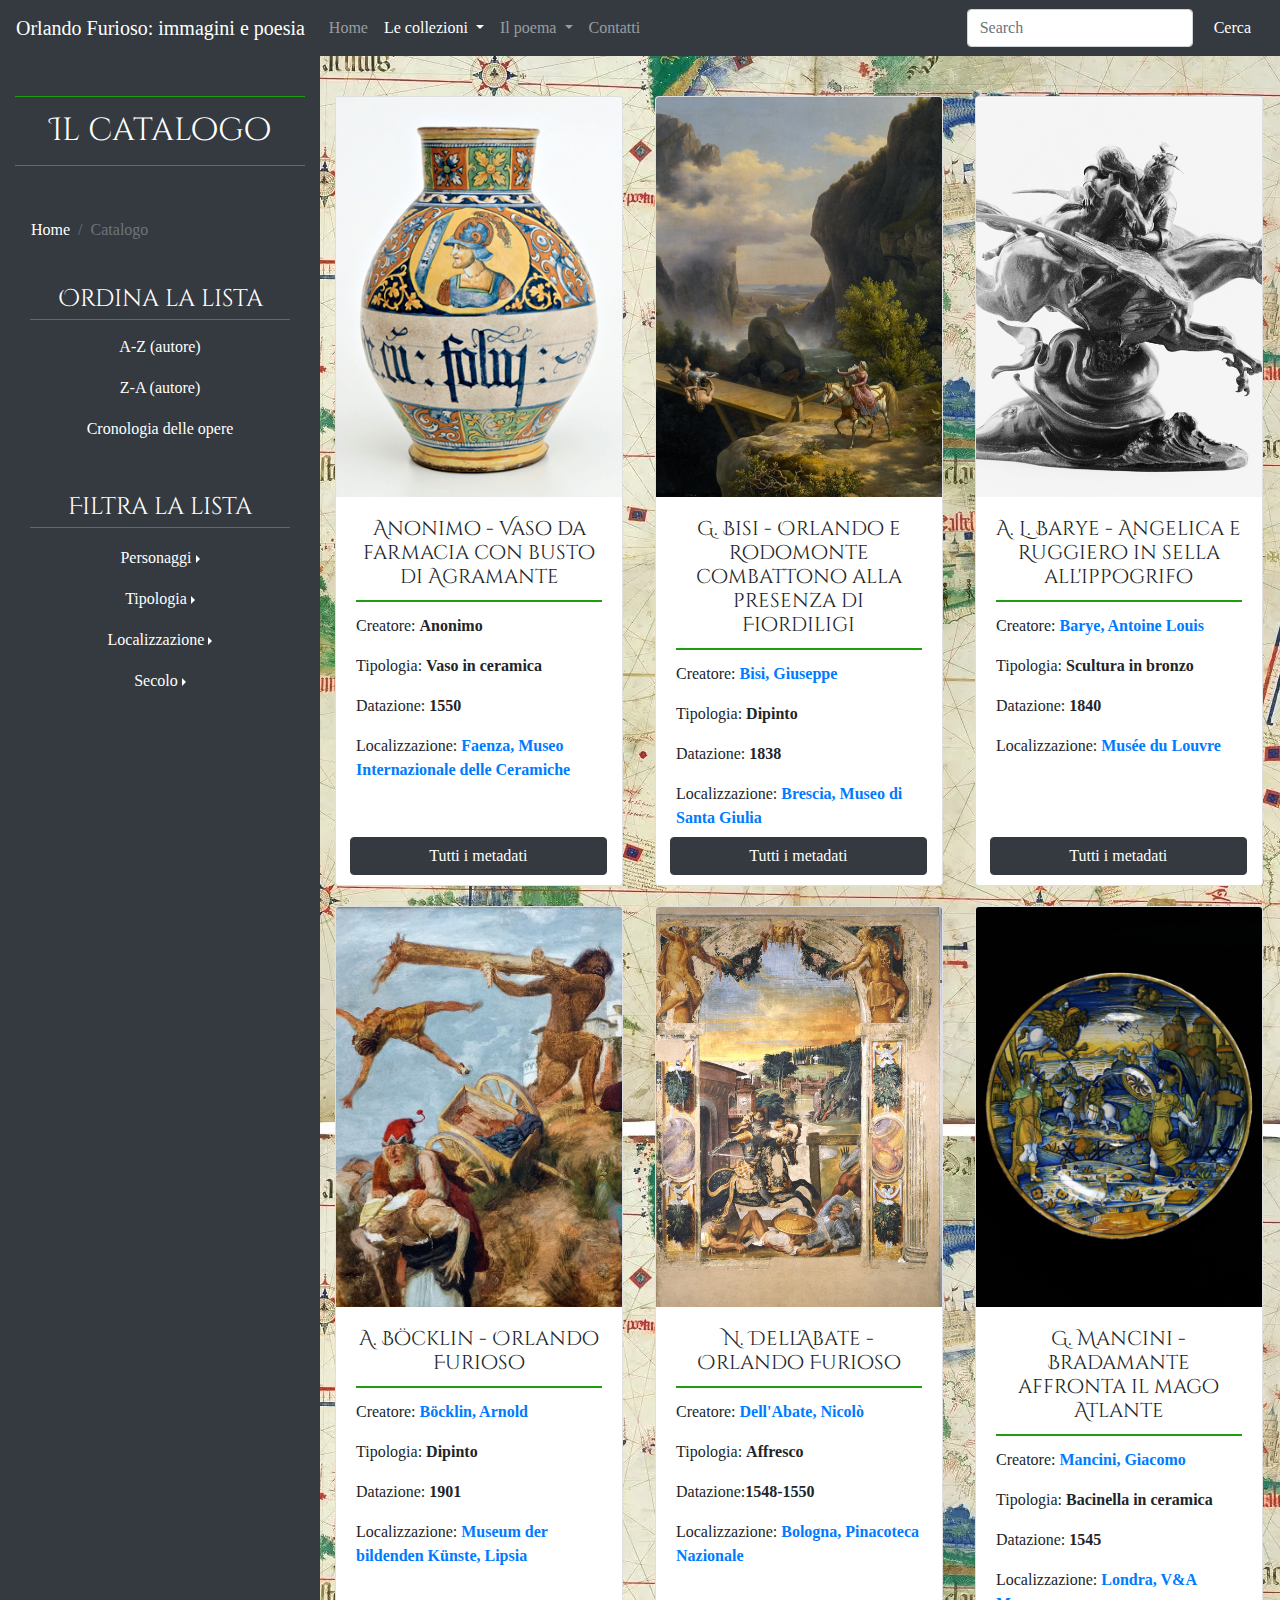
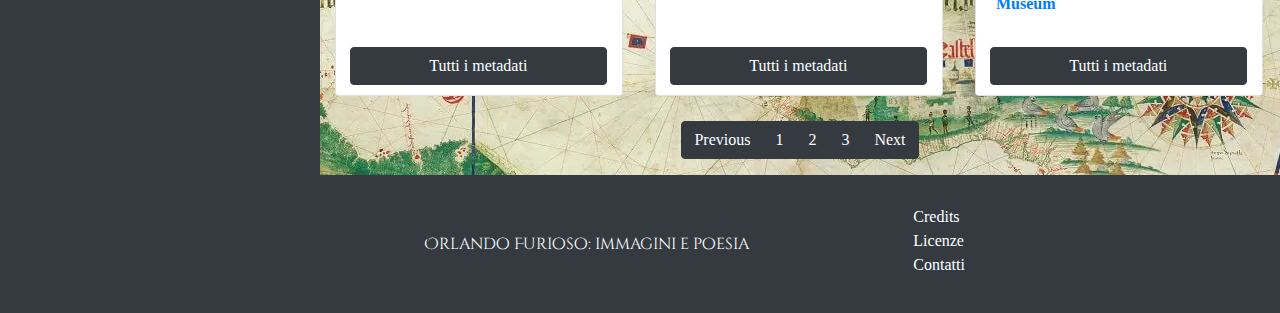
<file: catalogo.html>
<!DOCTYPE html>
	<html>
		<head>
			<meta charset="UTF-8">
			<meta lang="it">
			<meta name="viewport" content="width=device-width, initial-scale=1.0">
			<meta name="DC.Title" content="Orlando Furioso: immagini e poesia">
		    <meta name="DC.Creator.PersonalName" content="Ester Silverio">
		    <meta name="DC.Creator.PersonalName.Address" content="ester.silverio@studio.unibo.it">
		    <meta name="DC.Subject" content="Catalogo">
		    <meta name="DC.Subject" content="Arte">
		    <meta name="DC.Subject" content="Letteratura del Cinquecento">
		    <meta name="DC.Subject" content="Orlando Furioso">
		    <meta name="DC.Description" content="Catalogo online di oggetti e opere d'arte ispirate all'Orlando Furioso">
		    <meta name="DC.Publisher" content="Ester Silverio">
		    <meta name="DC.Contributor" content="Ester Silverio">
		    <meta name="DC.Date" content="17/03/2022">
		    <meta name="DC.Type" content="Collezione">
		    <meta name="DC.Format" content="html">
		    <link rel="DC.Identifier" href="https://estersilverio.github.io/orlando-furioso-immagini-e-poesia2/">
		    <meta name="DC.Language" content="it">
		    <link rel="DC.Coverage" href="http://www.getty.edu/vow/TGNFullDisplay?find=Bologna&place=&nation=&prev_page=1&english=Y&subjectid=7003127">
		    <meta name="DC.Source" content="http://www.bibliotecaitaliana.it/">
		    <meta name="DC.Source" content="https://www.lombardiabeniculturali.it/">
		    <meta name="DC.Source" content="https://www.vam.ac.uk/">
		    <meta name="DC.Source" content="https://bbcc.ibc.regione.emilia-romagna.it/">
		    <meta name="DC.Source" content="https://www.pinacotecabologna.beniculturali.it/it/">
		    <meta name="DC.Source" content="https://mdbk.de/en/">
		    <meta name="DC-Source" content="ISBN: 9788899765057">
		    <meta name="DC-Source" content="ISBN: 9788889793350"> 
			<meta name="DC.Relation" content="https://www.artecultura.fe.it/73/casa-di-ludovico-ariosto">   
			<meta name="DC.Rights" content="http://creativecommons.org/licenses/by/4.0/"> 
			<title>Orlando Furioso: immagini e poesia</title>
			<link rel="stylesheet" type="text/css" href="bootstrap-4.6/css/bootstrap.min.css">
			<!-- css -->
    		<link rel="stylesheet" type="text/css" href="stile.css">
		    <!-- bootstrap icons -->
		    <link rel="stylesheet" href="https://cdn.jsdelivr.net/npm/bootstrap-icons@1.4.0/font/bootstrap-icons.css">
		</head>
		<body>
			<header>
				<nav class="navbar navbar-expand-lg navbar-dark bg-dark">
				  <a id="torna-su" class="navbar-brand" href="index.html">Orlando Furioso: immagini e poesia</a>
				  <button class="navbar-toggler" type="button" data-toggle="collapse" data-target="#navbarSupportedContent" aria-controls="navbarSupportedContent" aria-expanded="false" aria-label="Toggle navigation">
				    <span class="navbar-toggler-icon"></span>
				  </button>
				  <div class="collapse navbar-collapse" id="navbarSupportedContent">
				    <ul class="navbar-nav mr-auto">
				      <li class="nav-item">
				        <a class="nav-link" href="index.html">Home</a>
				      </li>
				      <li class="nav-item active dropdown">
				        <a class="nav-link dropdown-toggle" href="#" id="navbarDropdown" role="button" data-toggle="dropdown" aria-expanded="false">
				          Le collezioni
				        </a>
				        <div class="dropdown-menu" aria-labelledby="navbarDropdown">
				          <a class="dropdown-item" href="catalogo.html">Il catalogo delle opere</a>
				          <a class="dropdown-item" href="#">Le illustrazioni di Gustave Doré</a>				          
				        </div>
				      </li>
				     <li class="nav-item dropdown">
				      <a class="nav-link dropdown-toggle" href="#" id="navbarDropdown" role="button" data-toggle="dropdown" aria-expanded="false">
				          Il poema
				        </a>
				        <div class="dropdown-menu" aria-labelledby="navbarDropdown">
				          <a class="dropdown-item" href="#">L'autore</a>
				          <a class="dropdown-item" href="#">L'opera</a>
				          <div class="dropdown-divider"></div>
				          <a class="dropdown-item" href="#">Testo integrale</a>
				        </div>
				      </li>
				      <li class="nav-item">
				        <a class="nav-link" href="#">Contatti</a>
				      </li>
				    </ul>
				    <form class="form-inline my-2 my-lg-0">
				      <input class="form-control mr-sm-2" type="search" placeholder="Search" aria-label="Search">
				      <button type="button" class="btn btn-dark">Cerca</button>
				    </form>
				  </div>
				</nav>
			</header>
			<!--main-->			
			<div class="container-fluid">
				<div class="row">
					<div class="col-md-3 bg-dark">
						<h2 class="titolo-catalogo">Il catalogo</h2>
						<div class="opzioni-di-navigazione">
							<div>
								<nav aria-label="breadcrumb">
								  <ol class="breadcrumb bg-dark">
								    <li class="breadcrumb-item"><a class="text-white" href="index.html">Home</a></li>
								    <li class="breadcrumb-item active" aria-current="page">Catalogo</li>
								  </ol>
								</nav>
							</div>
							<div id="ordina-la-lista" class="bg-dark">
								<h4 class="titolo-filtri">Ordina la lista</h4>
								<button type="button" class="btn btn-block btn-dark">A-Z (autore)</button>
								<button type="button" class="btn btn-block btn-dark">Z-A (autore)</button>
								<button type="button" class="btn btn-block btn-dark">Cronologia delle opere</button>
							</div>
							<div id="filtra-la-lista" class="bg-dark">
								<h4 class="titolo-filtri">Filtra la lista</h4>
								<div class="btn-group dropright">
								<button type="button" class="btn btn-secondary dropdown-toggle btn-dark" data-toggle="dropdown" aria-expanded="false">Personaggi</button>
									<div class="dropdown-menu">
									 	<div class="form-check">
											<input type="checkbox">
											<label>Agramante</label><br>                    
											<input type="checkbox">
				                            <label>Angelica</label><br>
				                            <input type="checkbox">
				                            <label>Astolfo</label><br>
				                            <input type="checkbox">
						                    <label>Atlante</label><br>
						                    <input type="checkbox">
						                    <label>Bradamante</label><br>
						                    <input type="checkbox">
				                            <label>Ferraù</label><br>
						                    <input type="checkbox">
				                            <label>Medoro</label><br>
						                    <input type="checkbox">    
				                            <label>Orlando</label><br>
						                    <input type="checkbox">
						                    <label>Rodomonte</label><br>
						                    <input type="checkbox">
				                            <label>Ruggiero</label><br>
										</div>
									</div>
								</div><br>							
									<div class="btn-group dropright">
									  <button type="button" class="btn btn-secondary dropdown-toggle btn-dark" data-toggle="dropdown" aria-expanded="false">Tipologia</button>
										  <div class="dropdown-menu">
										    <div class="form-check">
											  	<input type="checkbox">
		                                    	<label>Affresco - ciclo pittorico</label><br>
		                                    	<input type="checkbox">
		                                    	<label>Oggetto</label><br>
		                                    	<input type="checkbox">
				                                <label>Quadro</label><br> 
				                                <input type="checkbox">
				                                <label>Scultura</label><br>
				                                <input type="checkbox">
				                                <label>Stampa - incisione</label><br>
											</div>
										  </div>
									</div><br>
									<div class="btn-group dropright">
									  <button type="button" class="btn btn-secondary dropdown-toggle btn-dark" data-toggle="dropdown" aria-expanded="false">Localizzazione</button>
									  <div class="dropdown-menu">
									  	<div class="form-check">
									  			<input type="checkbox">
			                                    <label>Francia</label><br>
			                                    <input type="checkbox">
			                                    <label>Germania</label><br>
					                     		<input type="checkbox">
	                                    		<label>Inghilterra</label><br>
	                                    		<input type="checkbox">
	                                    		<label>Italia</label><br>
			                                    <input type="checkbox">
			                                    <label>USA</label><br>
											</div>
									  </div>
									</div><br>
									<div class="btn-group dropright">
									  <button type="button" class="btn btn-secondary dropdown-toggle btn-dark" data-toggle="dropdown" aria-expanded="false">Secolo</button>
										  <div class="dropdown-menu">
										    <div class="form-check">
											  	<input type="checkbox">
	                                    		<label>1500</label><br>
	                                    		<input type="checkbox">
	                                    		<label>1600</label><br>
			                                    <input type="checkbox">
			                                    <label>1700</label><br>
			                                    <input type="checkbox">
			                                    <label>1800</label><br>
			                                    <input type="checkbox">
			                                    <label>1900</label><br>
											</div>
										  </div>
									</div>
								</div>
						</div>
					</div>
					<div class="col-md-9 pagina-catalogo">		
						<div class="row">
							<div class="col-md-4">
								<div class="card card-item small-card card-catalogo" style="width: 18rem;">
								  <img src="vaso-da-farmacia-con-busto-di-agramante-anonimo.jpg" class="card-img-top img-card-catalogo">
								  <div class="card-body">
								  	<div class="card-metadata">
								  		<h5 class="card-title">Anonimo - Vaso da farmacia con busto di Agramante</h5>
								    	<p class="card-text">Creatore: <b>Anonimo</b></p>
								    	<p class="card-text">Tipologia: <b>Vaso in ceramica</b></p>
                                        <p class="card-text">Datazione: <b>1550</b></p>
                                        <p class="card-text">Localizzazione: <b><a class="link-metadata" href="https://www.micfaenza.org/" target="_blank" title="Sito ufficiale del MIC, Faenza">Faenza, Museo Internazionale delle Ceramiche</a></b></p>
                                    </div>
                                    <a href="" class="btn btn-dark btn-block btn-metadata" title="Tutti i metadati">Tutti i metadati</a>   
   								  </div>
								</div>
							</div>
							<div class="col-md-4">
								<div class="card card-item small-card card-catalogo" style="width: 18rem;">
								  <img id="img-2" src="orlando-e-rodomonte-combattono-alla-presenza-di-fiordiligi-bisi.jpg" class="card-img-top img-card-catalogo">
								  <div class="card-body">
								  	<div class="card-metadata">
								  		<h5 class="card-title">G. Bisi - Orlando e Rodomonte combattono alla presenza di Fiordiligi</h5>
								    	<p class="card-text">Creatore: <a href="giuseppe-bisi.html" title="Pagina dell'autore"><b>Bisi, Giuseppe</b></a></p>
								    	<p class="card-text">Tipologia: <b>Dipinto</b></p>
                                        <p class="card-text">Datazione: <b>1838</b></p>
                                        <p class="card-text">Localizzazione: <b><a class="link-metadata" href="https://www.bresciamusei.com/santagiulia.asp/" target="_blank" title="Sito ufficiale del Museo di Santa Giulia, Brescia">Brescia, Museo di Santa Giulia</a></b></p>
                                    </div>
                                    <a href="item.html" class="btn btn-dark btn-block btn-metadata" title="Tutti i metadati">Tutti i metadati</a>                       
								  </div>
								</div>
							</div>
							<div class="col-md-4">
								<div class="card card-item small-card card-catalogo" style="width: 18rem;">
								  <img id="img-3" src="angelica-e-ruggiero-in-sella-all-ippogrifo-barye.jpg" class="card-img-top img-card-catalogo">
								  <div class="card-body">
								    <div class="card-metadata">
								  		<h5 class="card-title">A. L. Barye - Angelica e Ruggiero in sella all'ippogrifo</h5>
								    	<p class="card-text">Creatore: <a href="" alt="" title=""><b>Barye, Antoine Louis</b></a></p>
								    	<p class="card-text">Tipologia: <b>Scultura in bronzo</b></p>
                                        <p class="card-text">Datazione: <b>1840</b></p>
                                        <p class="card-text">Localizzazione: <b><a class="link-metadata" href="https://www.louvre.fr/en" target="_blank" title="Sito ufficiale del Louvre, Parigi">Musée du Louvre</a></b></p>
                                    </div>
                                    <a href="item.html" class="btn btn-dark btn-block btn-metadata" title="Tutti i metadati">Tutti i metadati</a>
								  </div>
								</div>
							</div>	
						</div>
						<div class="row">
							<div class="col-md-4">
								<div class="card card-item small-card card-catalogo" style="width: 18rem;">
								  <img id="img-4" src="orlando-furioso-böcklin.jfif" class="card-img-top img-card-catalogo">
								  <div class="card-body">
								    <div class="card-metadata">
								  		<h5 class="card-title">A. Böcklin - Orlando Furioso</h5>
								    	<p class="card-text">Creatore: <a href="" alt="" title=""><b>Böcklin, Arnold</b></a></p>
								    	<p class="card-text">Tipologia: <b>Dipinto</b></p>
                                        <p class="card-text">Datazione: <b>1901</b></p>
                                        <p class="card-text">Localizzazione: <b><a class="link-metadata" href="https://mdbk.de/en/" target="_blank" title="Sito ufficiale del Museum der bildenden Künste, Lipsia">Museum der bildenden Künste, Lipsia</a></b></p>  
                                    </div>             
                                    <a href="item.html" class="btn btn-dark btn-block btn-metadata" title="Tutti i metadati">Tutti i metadati</a>
								  </div>
								</div>
							</div>
							<div class="col-md-4">
								<div class="card card-item small-card card-catalogo" style="width: 18rem;">
								  <img id="img-5" src="affreschi-palazzo-torfanini-dell-abate.jpg" class="card-img-top img-card-catalogo">
								  <div class="card-body">
								    <div class="card-metadata">
								  		<h5 class="card-title">N. Dell'Abate - Orlando Furioso</h5>
								    	<p class="card-text">Creatore: <a href="" alt="" title=""><b>Dell'Abate, Nicolò</b></a></p>
								    	<p class="card-text">Tipologia: <b>Affresco</b></p>
                                        <p class="card-text">Datazione:<b>1548-1550</b></p>
                                        <p class="card-text">Localizzazione: <b><a class="link-metadata" href="https://www.pinacotecabologna.beniculturali.it/it/" target="_blank" title="Sito ufficiale della Pinacoteca Nazionale di Bologna">Bologna, Pinacoteca Nazionale</a></b></p>
                                    </div>
                                    <a href="item.html" class="btn btn-dark btn-block btn-metadata" title="Tutti i metadati">Tutti i metadati</a>
                            	  </div>
								</div>
							</div>
							<div class="col-md-4">
								<div class="card card-item small-card card-catalogo" style="width: 18rem;">
								  <img id="img-6" src="bradamante-affronta-il-mago-atlante-mancini.jpg" class="card-img-top img-card-catalogo">
								  <div class="card-body">
								  	<div class="card-metadata">
								  		<h5 class="card-title">G. Mancini - Bradamante affronta il mago Atlante</h5>
								    	<p class="card-text">Creatore: <a href="" alt="" title=""><b>Mancini, Giacomo</b></a></p>
								    	<p class="card-text">Tipologia: <b>Bacinella in ceramica</b></p>
                                        <p class="card-text">Datazione: <b>1545</b></p>
                                        <p class="card-text">Localizzazione: <b><a class="link-metadata" href="https://www.vam.ac.uk/" target="_blank" title="Sito ufficiale del V&A Museum, Londra">Londra, V&A Museum</a></b></p>
                                    </div>
                                	<a href="item.html" class="btn btn-dark btn-block btn-metadata" title="Tutti i metadati">Tutti i metadati</a>
                                	
								  </div>
								</div>
							</div>	
						</div>
						<!--PAGINATION-->
						<nav aria-label="Page navigation example">
						  <ul class="pagination justify-content-center">
						    <li class="page-item"><a class="page-link text-white bg-dark border-dark" href="#">Previous</a></li>
						    <li class="page-item"><a class="page-link text-white bg-dark border-dark" href="#">1</a></li>
						    <li class="page-item"><a class="page-link text-white bg-dark border-dark" href="#">2</a></li>
						    <li class="page-item"><a class="page-link text-white bg-dark border-dark" href="#">3</a></li>
						    <li class="page-item"><a class="page-link text-white bg-dark border-dark" href="#">Next</a></li>
						  </ul>
						</nav>
					</div>
				</div>
			</div>
			<footer>
				<div class="container-fluid bg-dark">
						<div class="row">
							<div class="col-md-5 offset-md-3 footer-1">
								<h6>Orlando Furioso: immagini e poesia</h6>
							</div>
							<div class="col-md-4 footer-2">
								<p>Credits<br>
								Licenze<br>
								Contatti</br>							
							</div>
						</div>
				</div>
			</footer>
			<!-- libreria di JavaScript chiamata jQuery -->
			<script src="https://code.jquery.com/jquery-3.6.0.slim.min.js"
	        integrity="sha256-u7e5khyithlIdTpu22PHhENmPcRdFiHRjhAuHcs05RI=" crossorigin="anonymous"></script>
		    <!-- bootstrap js -->
		    <script src="bootstrap-4.6/js/bootstrap.bundle.min.js"></script>
		</body>
	</html>
</file>
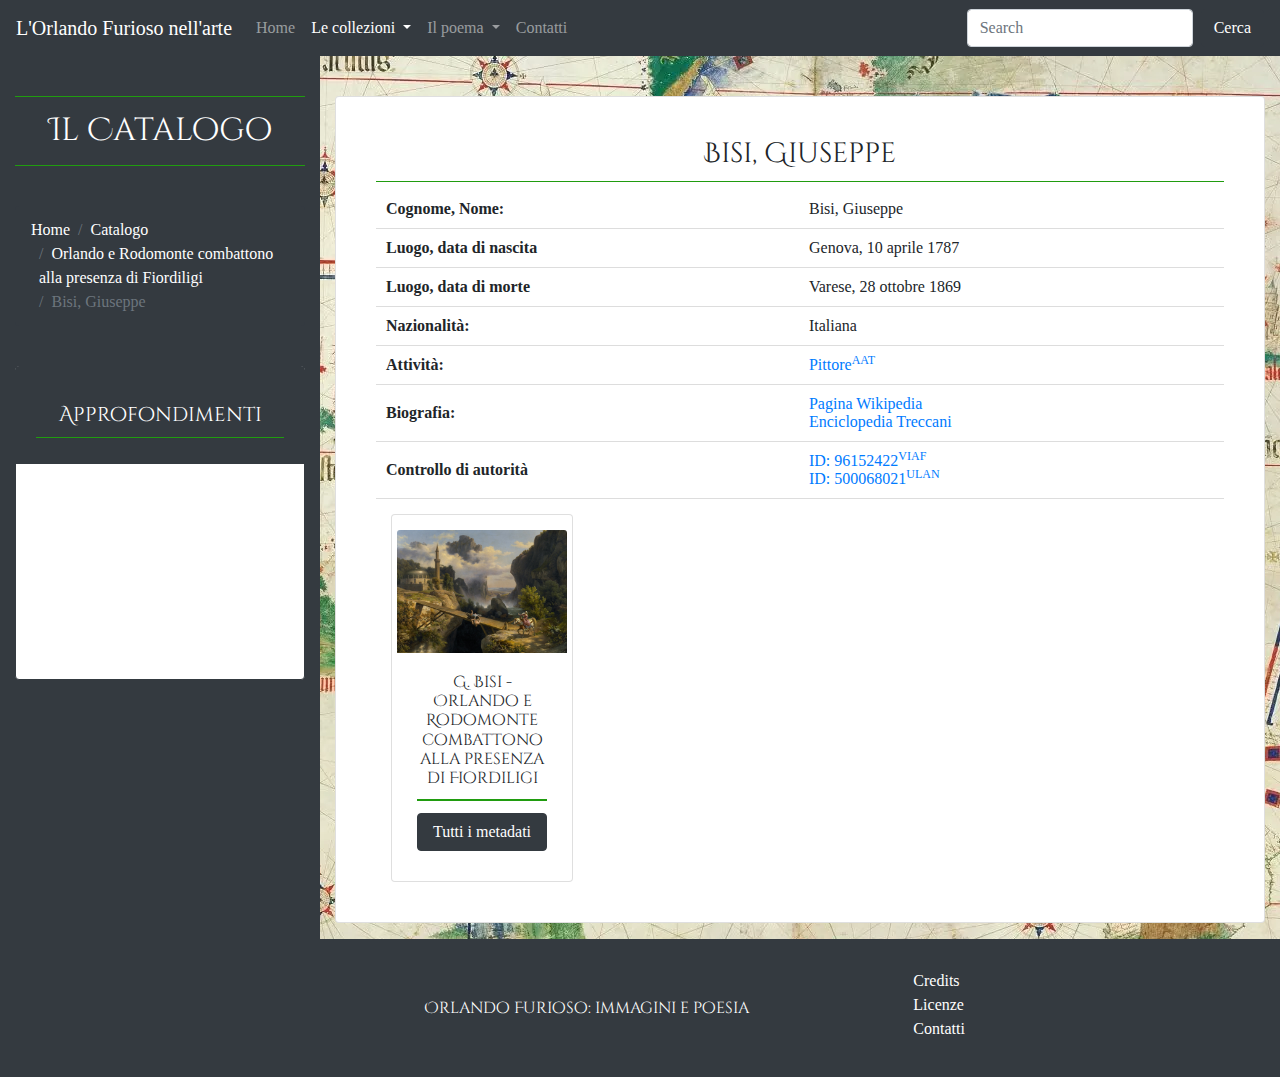
<file: giuseppe-bisi.html>
<!DOCYPE html>
	<html>
		<head>
			<meta charset="UTF-8">
			<meta lang="it">
			<meta name="viewport" content="width=device-width, initial-scale=1.0">
			<meta name="DC.Title" content="Orlando Furioso: immagini e poesia">
		    <meta name="DC.Creator.PersonalName" content="Ester Silverio">
		    <meta name="DC.Creator.PersonalName.Address" content="ester.silverio@studio.unibo.it">
		    <meta name="DC.Subject" content="Catalogo">
		    <meta name="DC.Subject" content="Arte">
		    <meta name="DC.Subject" content="Letteratura del Cinquecento">
		    <meta name="DC.Subject" content="Orlando Furioso">
		    <meta name="DC.Description" content="Catalogo online di oggetti e opere d'arte ispirate all'Orlando Furioso">
		    <meta name="DC.Publisher" content="Ester Silverio">
		    <meta name="DC.Contributor" content="Ester Silverio">
		    <meta name="DC.Date" content="17/03/2022">
		    <meta name="DC.Type" content="Collezione">
		    <meta name="DC.Format" content="html">
		    <link rel="DC.Identifier" href="https://estersilverio.github.io/orlando-furioso-immagini-e-poesia2/">
		    <meta name="DC.Language" content="it">
		    <link rel="DC.Coverage" href="http://www.getty.edu/vow/TGNFullDisplay?find=Bologna&place=&nation=&prev_page=1&english=Y&subjectid=7003127">
		    <meta name="DC.Source" content="http://www.bibliotecaitaliana.it/">
		    <meta name="DC.Source" content="https://www.lombardiabeniculturali.it/">
		    <meta name="DC.Source" content="https://www.vam.ac.uk/">
		    <meta name="DC.Source" content="https://bbcc.ibc.regione.emilia-romagna.it/">
		    <meta name="DC.Source" content="https://www.pinacotecabologna.beniculturali.it/it/">
		    <meta name="DC.Source" content="https://mdbk.de/en/">
		    <meta name="DC-Source" content="ISBN: 9788899765057">
		    <meta name="DC-Source" content="ISBN: 9788889793350"> 
			<meta name="DC.Relation" content="https://www.artecultura.fe.it/73/casa-di-ludovico-ariosto">   
			<meta name="DC.Rights" content="http://creativecommons.org/licenses/by/4.0/"> 
			<title>Orlando Furioso: immagini e poesia</title>
			<link rel="stylesheet" type="text/css" href="bootstrap-4.6/css/bootstrap.min.css">
			<!-- css -->
    		<link rel="stylesheet" type="text/css" href="stile.css">
		    <!-- bootstrap icons -->
		    <link rel="stylesheet" href="https://cdn.jsdelivr.net/npm/bootstrap-icons@1.4.0/font/bootstrap-icons.css">
		</head>
		<body>
			<header>
				<nav class="navbar navbar-expand-lg navbar-dark bg-dark">
				  <a class="navbar-brand" href="index.html">L'Orlando Furioso nell'arte</a>
				  <button class="navbar-toggler" type="button" data-toggle="collapse" data-target="#navbarSupportedContent" aria-controls="navbarSupportedContent" aria-expanded="false" aria-label="Toggle navigation">
				    <span class="navbar-toggler-icon"></span>
				  </button>
				  <div class="collapse navbar-collapse" id="navbarSupportedContent">
				    <ul class="navbar-nav mr-auto">
				      <li class="nav-item">
				        <a class="nav-link" href="index.html">Home</a>
				      </li>
				      <li class="nav-item active dropdown">
				        <a class="nav-link dropdown-toggle" href="#" id="navbarDropdown" role="button" data-toggle="dropdown" aria-expanded="false">
				          Le collezioni<span class="sr-only">(current)</span>
				        </a>
				        <div class="dropdown-menu" aria-labelledby="navbarDropdown">
				          <a class="dropdown-item" href="catalogo.html">Il catalogo delle opere</a>
				          <a class="dropdown-item" href="#">Le illustrazioni di Gustave Doré</a>				          
				        </div>
				      </li>
				     <li class="nav-item dropdown">
				      <a class="nav-link dropdown-toggle" href="#" id="navbarDropdown" role="button" data-toggle="dropdown" aria-expanded="false">
				          Il poema
				        </a>
				        <div class="dropdown-menu" aria-labelledby="navbarDropdown">
				          <a class="dropdown-item" href="#">L'autore</a>
				          <a class="dropdown-item" href="#">L'opera</a>
				          <div class="dropdown-divider"></div>
				          <a class="dropdown-item" href="#">Testo integrale</a>
				        </div>
				      </li>
				      <li class="nav-item">
				        <a class="nav-link" href="#">Contatti</a>
				      </li>
				    </ul>
				    <form class="form-inline my-2 my-lg-0">
				      <input class="form-control mr-sm-2" type="search" placeholder="Search" aria-label="Search">
				      <button type="button" class="btn btn-dark">Cerca</button>
				    </form>
				  </div>
				</nav>
			</header>
				
			<div class="container-fluid">
				<div class="row">
					<div class="col-md-3 bg-dark">						
						<h2 class="titolo-catalogo">Il Catalogo</h2>
							<div class="opzioni-di-navigazione">
								<nav aria-label="breadcrumb">
									<ol class="breadcrumb bg-dark">
										<li class="breadcrumb-item"><a class="text-white" href="index.html">Home</a></li>
										<li class="breadcrumb-item"><a class="text-white" href="catalogo.html">Catalogo</a></li>
										<li class="breadcrumb-item"><a class="text-white" href="catalogo.html">Orlando e Rodomonte combattono alla presenza di Fiordiligi</a></li>
										<li class="breadcrumb-item active" aria-current="page">Bisi, Giuseppe</li>
									</ol>
								</nav>	
							</div>	
							<div class="card text-white border-dark card-approfondimento">
								<div class="card-body bg-dark">
									<p class="card-text"><h5 class="title-approfondimento">Approfondimenti</h5></p>
								</div>
								<iframe class="iframe-video" height="215" src="https://www.youtube.com/embed/xdDppmKwFOI" title="YouTube video player" frameborder="0" allow="accelerometer; autoplay; clipboard-write; encrypted-media; gyroscope; picture-in-picture" allowfullscreen></iframe> 
							</div>													
					</div>
					<div class="col-md-9 pagina-catalogo">
						<div class="card mb-3 full-card">
						  <div class="card-body">
						  	<h3 class="titolo-autore">Bisi, Giuseppe</h3>
						  	<table>
						  		<tr>
						  			<th>Cognome, Nome:</th>
						  			<td>Bisi, Giuseppe</td>
						  		</tr>
						  		<tr>
						  			<th>Luogo, data di nascita</th>
						  			<td>Genova, 10 aprile 1787</td>
						  		</tr>
						  		<tr>
						  			<th>Luogo, data di morte</th>
						  			<td>Varese, 28 ottobre 1869</td>
						  		</tr>
						  		<tr>
						  			<th>Nazionalità:</th>
						  			<td>Italiana</td>
						  		</tr>
						  		<tr>
						  			<th>Attività:</th>
						  			<td><a href="http://www.getty.edu/vow/AATFullDisplay?find=painter&logic=AND&note=&english=N&prev_page=2&subjectid=300025136" target="_blank">Pittore<sup>AAT</sup></a></td>
						  		</tr>
						  		<tr>
						  			<th>Biografia:</th>
						  			<td><a href="https://it.wikipedia.org/wiki/Giuseppe_Bisi" target="_blank">Pagina Wikipedia</a><br><a href="https://www.treccani.it/enciclopedia/giuseppe-bisi_(Dizionario-Biografico)/" target="_blank">Enciclopedia Treccani</a></td>
						  		</tr>
						  		<tr>
						  			<th>Controllo di autorità</th>
						  			<td><a href="https://viaf.org/viaf/96152422/#Giuseppe_Bisi_pittore_italiano" target="_blank">ID: 96152422<sup>VIAF</sup></a><br><a href="https://www.getty.edu/vow/ULANFullDisplay?find=&role=&nation=&subjectid=500068021" target="_blank">ID: 500068021<sup>ULAN</sup></a></td>
						  		</tr>
						  	</table>
						  	<div class="container-fluid">
						  		<div class="row">
						  			<div class="col-md-3">
										<div class="card item-suggerito">
										  <img src="orlando-e-rodomonte-combattono-alla-presenza-di-fiordiligi-bisi.jpg" class="card-img-top img-item-suggerito" alt="...">
										  <div class="card-body">
										  	<div class="card-metadata">
										  		<h6 class="card-title">G. Bisi - Orlando e Rodomonte combattono alla presenza di Fiordiligi</h6>
										    </div>
		                                    <a href="item.html" class="btn btn-dark btn-block" title="Tutti i metadati">Tutti i metadati</a>
										  </div>
										</div>
									</div>
						  		</div>
						  	</div>
						  </div>
						</div>
					</div>					
				</div>
			</div>
			<footer>
				<div class="container-fluid bg-dark">
						<div class="row">
							<div class="col-md-5 offset-md-3 footer-1">
								<h6>Orlando Furioso: immagini e poesia</h6>
							</div>
							<div class="col-md-4 footer-2">
								<p>Credits<br>
								Licenze<br>
								Contatti</br>							
							</div>
						</div>
				</div>
			</footer>
			<!-- libreria di JavaScript chiamata jQuery -->
			<script src="https://code.jquery.com/jquery-3.6.0.slim.min.js"
	        integrity="sha256-u7e5khyithlIdTpu22PHhENmPcRdFiHRjhAuHcs05RI=" crossorigin="anonymous"></script>
		    <!-- bootstrap js -->
		    <script src="bootstrap-4.6/js/bootstrap.bundle.min.js"></script>
		</body>
	</hmtl>
</file>
<file: stile.css>
@import url('https://fonts.googleapis.com/css2?family=Cinzel+Decorative');

* {
  font-family: 'Georgia', serif;
}

h1, h2, h3, h4, h5, h6 {
  text-align: center;
  font-family: 'Cinzel Decorative', cursive;
}

body {
  background-image: url(planisfero-di-cantino.webp);
}

.carousel-item {
  max-height: 500px ;
}

.carousel-caption {
background-color: rgba(0, 0, 0, 0.48); 
left: 0;
right: 0;
width: 100%;
}

.small-card {
  margin-top: 20px;
  transition: transform 500ms ease;
}

.small-card:hover {
  transform: scale(1.02, 1.02);
}

.image-card {
  height: 100%;
  width: 100%;
  object-fit: cover;
}

a.main-link {
  color: white;  
  text-align: center;
}

a:hover {
  text-decoration: none;
}

#esplora-il-catalogo, #esplora-la-collezione {
  border-style: none;
  border-bottom: 1px solid rgba(32, 156, 15, 1);
  padding: 15px 15px 5px 15px;
}

#testo-integrale {
  border-style: none;
  border-top: 1px solid rgba(32, 156, 15, 1);
  padding: 15px 15px 5px 15px;
}

#autore {
  border-style: none;
  border-right: 1px solid rgba(32, 156, 15, 1); 
  padding: 15px 15px 5px 15px;
}

#opera {
  border-style: none;
  border-left: 1px solid rgba(32, 156, 15, 1); 
  padding: 15px 15px 5px 15px;
}

.index-paragrafo-link {
  text-align: center;
  padding-top: 25px;
}

.index-row-contents {
  margin-bottom: 40px;
}

.titolo-catalogo {
  color: white;
  text-align: center;
  border-bottom: 1px solid rgba(32, 156, 15, 1); 
  border-top: 1px solid rgba(32, 156, 15, 1); 
  padding-top: 15px;
  padding-bottom: 15px;
  margin-top: 40px;
  margin-bottom: 40px; 
}

#ordina-la-lista, #filtra-la-lista, .download-metadata {
  color: white;
  padding: 15px;
  text-align: center;
  margin-bottom: 20px;
}

.titolo-filtri {
 border-bottom: 1px solid rgba(32, 156, 15, 1); 
 padding-bottom: 5px;
}

.btn-block {
  margin-bottom: -5px;
}

.btn-group {
  margin-top: 3px;
  width: 100%; 
}

.pagina-catalogo {
  padding-top: 20px;
}

.card-catalogo {
  height: 790px;
}

.img-card-catalogo {
  height: 400px;
  object-fit: cover;
}

.btn-metadata {
  text-align: center;  
  width: 90%;
  position: absolute;
  bottom: 15px;
  right: 15px;
}

.card-title {
  padding-bottom: 11px;
  border-bottom: 2px solid rgba(32, 156, 15, 1);
  text-align: center;
}

a.link-metadata:hover {
  color: rgba(0, 74, 10, 1);
}

#img-2 {
  object-position: 80% 50%;
}

#img-3 {
  object-position: 50% 50%;
}

#img-4 {
  object-position: 10% 50%;
}

#img-5 {
  object-position: 100% 0%;
}

.pagination {
  padding-top: 25px;
}

.img-item {
  display: block;
  margin-left: auto;
  margin-right: auto;
  max-width: 80%;
  height: auto;
  text-align: center;
}

.full-card {
  margin-top: 20px;
  padding: 20px;
}

table {
  width: 100%;
}

th, td {
  padding: 10px;
  border-bottom: 1px solid #ddd;
  max-width: 100%;
}

.link-autore {
  margin-left: 30px;
}

#descrizione-item {
  padding-top: 20px;
  padding-right: 10px;
  padding-left: 10px;
  text-align: justify;
}

.canto-item, .continua-la-lettura {
  padding-top: 20px;
  padding-left: 10px;
}

.share {
  text-align: center;
}

.download-metadata {
  color: white;
}

.dc-link, .tei-link {
  color: white;
}

.dc-link:hover, .tei-link:hover {
  color: white;
}

.titolo-opera, .titolo-autore {
  border-bottom: 1px solid rgba(32, 156, 15, 1); 
  padding-bottom: 10px;
}

.item-suggerito {
  padding: 15px 5px 15px 5px;
  margin-top: 15px;
}

.card-approfondimento {
  margin-top: 40px;
}

.title-approfondimento {
  border-bottom: 1px solid rgba(32, 156, 15, 1); 
  padding-bottom: 10px;
  margin-bottom: -10px;
}

footer {
  font-family: Arial, sans-serif;
  color: white; 
}

.footer-1 {
  padding-top: 60px;
}

.footer-2 {
  padding: 30px 20px 20px 60px;
}
</file>
